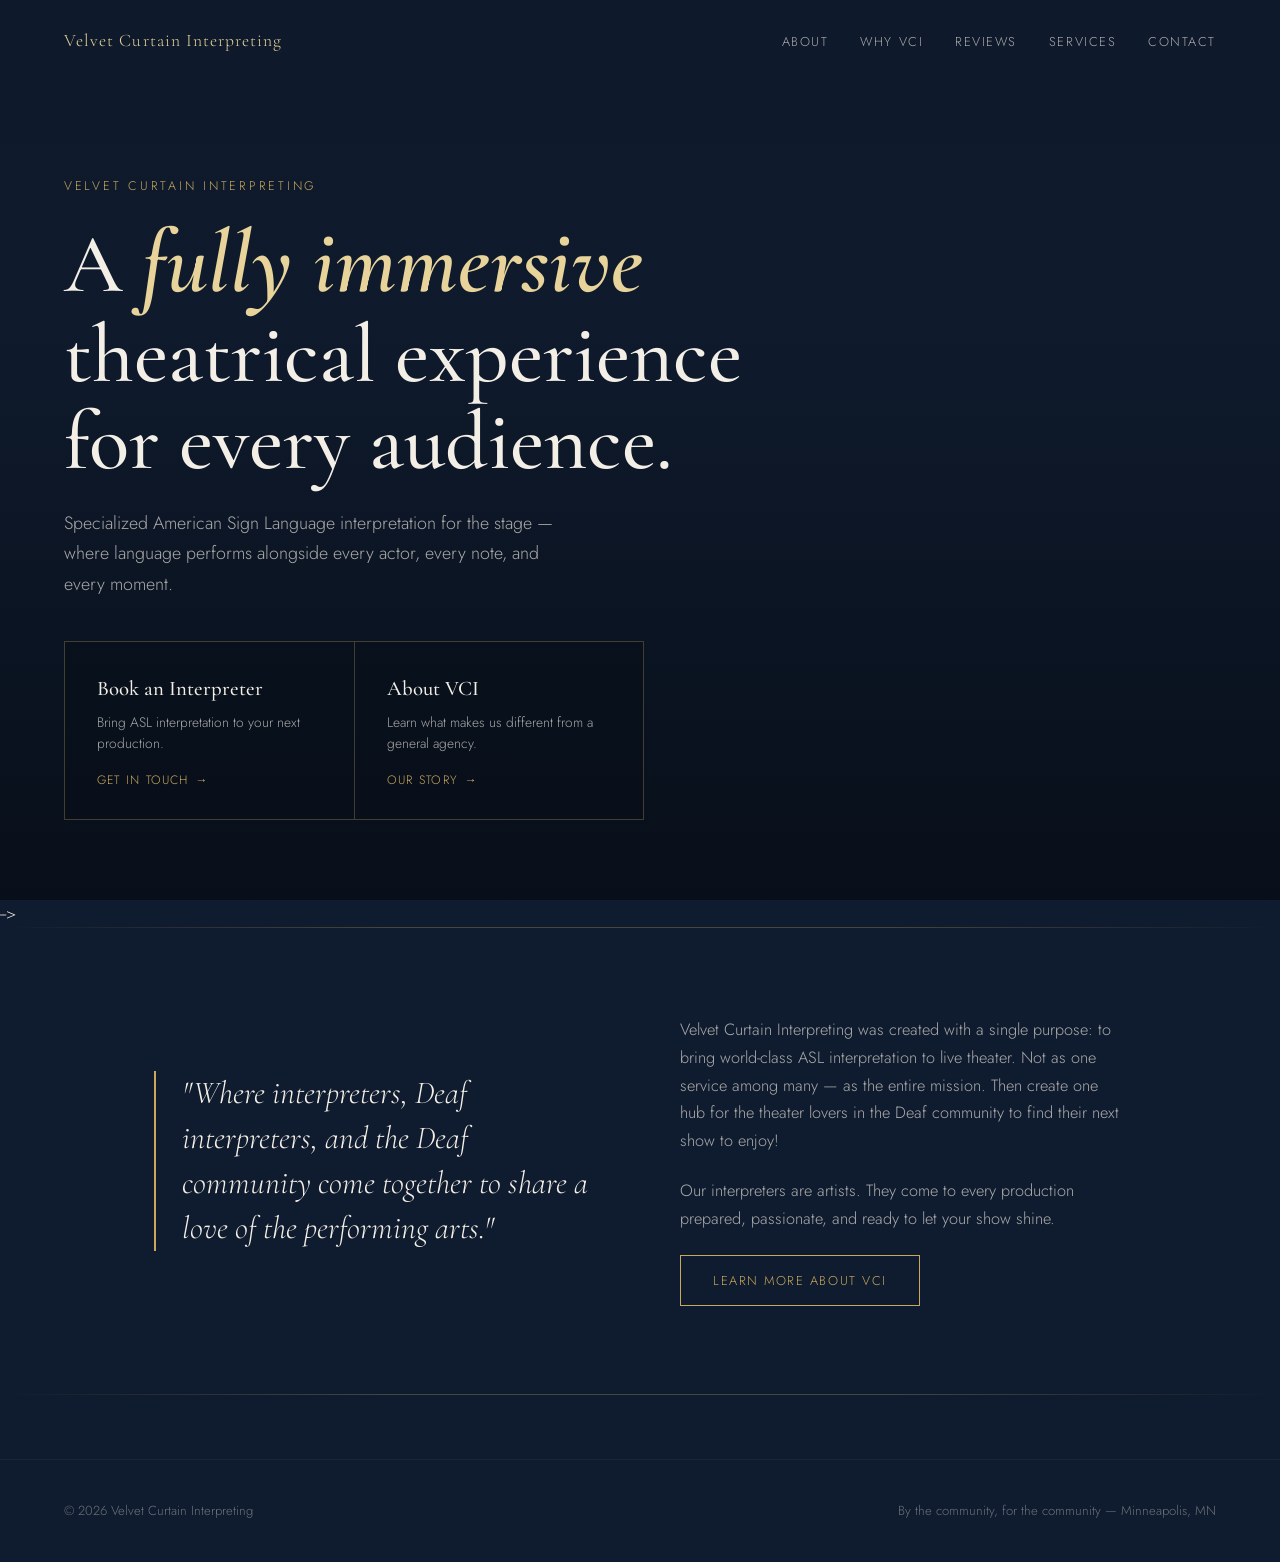
<file: index.html>
<!DOCTYPE html>
<html lang="en">
<head>
  <meta name="viewport" content="width=device-width, initial-scale=1.0">
<meta charset="UTF-8">
<meta name="viewport" content="width=device-width, initial-scale=1.0">
<title>Velvet Curtain Interpreting | ASL Theatrical Interpretation</title>
<meta name="description" content="Specialized ASL interpretation for theatrical productions. Velvet Curtain Interpreting brings artists, not generalists, to the stage.">
<link rel="stylesheet" href="style.css">
<style>
/* HOME ONLY STYLES */
.hero {
  min-height: 100svh;
  position: relative;
  display: flex;
  flex-direction: column;
  justify-content: flex-end;
  overflow: hidden;
}
.hero-bg {
  position: absolute; inset: 0;
  background-image: url('https://images.unsplash.com/photo-1507676184212-d03ab07a01bf?w=1800&q=80');
  background-size: cover;
  background-position: center 30%;
  filter: brightness(0.42);
  animation: slowZoom 18s ease-in-out infinite alternate;
}
@keyframes slowZoom {
  from { transform: scale(1.0); }
  to { transform: scale(1.06); }
}
.hero-overlay {
  position: absolute; inset: 0;
  background: linear-gradient(
    to bottom,
    rgba(8,15,26,0.15) 0%,
    rgba(8,15,26,0.05) 35%,
    rgba(8,15,26,0.6) 70%,
    rgba(8,15,26,1) 100%
  );
}
.hero-content {
  position: relative; z-index: 2;
  padding: 0 5vw 5rem;
  max-width: 860px;
}
.hero-eyebrow {
  font-size: 0.78rem;
  letter-spacing: 0.22em;
  text-transform: uppercase;
  color: var(--gold);
  margin-bottom: 1.2rem;
  display: block;
  opacity: 0;
  animation: fadeUp 1s ease 0.2s forwards;
}
.hero h1 {
  font-family: var(--display);
  font-weight: 500;
  font-size: clamp(2.8rem, 6.5vw, 5.4rem);
  line-height: 1.05;
  color: var(--cream);
  margin-bottom: 1.4rem;
  opacity: 0;
  animation: fadeUp 1s ease 0.4s forwards;
}
.hero h1 em {
  font-style: italic;
  font-weight: 600;
  color: var(--gold-soft);
  font-size: 1.08em;
}
.hero-sub {
  font-size: clamp(1rem, 1.4vw, 1.15rem);
  color: var(--cream-dim);
  max-width: 52ch;
  margin-bottom: 2.6rem;
  opacity: 0;
  animation: fadeUp 1s ease 0.6s forwards;
}
/* ACTION CARDS */
.action-cards {
  display: grid;
  grid-template-columns: 1fr 1fr;
  gap: 0;
  max-width: 580px;
  opacity: 0;
  animation: fadeUp 1s ease 0.8s forwards;
}
.action-card {
  padding: 1.8rem 2rem;
  border: 1px solid rgba(201,168,92,0.3);
  background: rgba(8,15,26,0.55);
  backdrop-filter: blur(6px);
  transition: background 0.3s, border-color 0.3s;
}
.action-card:first-child { border-right: none; }
.action-card:hover { background: rgba(201,168,92,0.1); border-color: var(--gold); }
.action-card h3 {
  font-family: var(--display);
  font-size: 1.3rem;
  font-weight: 500;
  color: var(--cream);
  margin-bottom: 0.4rem;
}
.action-card p {
  font-size: 0.86rem;
  color: var(--cream-dim);
  margin-bottom: 1rem;
  line-height: 1.5;
}
.card-link {
  font-size: 0.76rem;
  letter-spacing: 0.1em;
  text-transform: uppercase;
  color: var(--gold);
  display: flex; align-items: center; gap: 0.4rem;
  transition: gap 0.2s;
}
.action-card:hover .card-link { gap: 0.7rem; }
.card-link::after { content: '→'; }
@media (max-width: 540px) {
  .action-cards { grid-template-columns: 1fr; max-width: 100%; }
  .action-card:first-child { border-right: 1px solid rgba(201,168,92,0.3); border-bottom: none; }
}

@keyframes fadeUp {
  from { opacity: 0; transform: translateY(20px); }
  to { opacity: 1; transform: translateY(0); }
}

/* UPCOMING SHOWS */
.shows-strip {
  background: var(--navy-deep);
  padding: 4rem 5vw;
}
.shows-inner {
  max-width: 1100px;
  margin: 0 auto;
}
.shows-header {
  display: flex;
  justify-content: space-between;
  align-items: baseline;
  margin-bottom: 2rem;
  flex-wrap: wrap;
  gap: 1rem;
}
.shows-grid {
  display: grid;
  grid-template-columns: repeat(3, 1fr);
  gap: 1px;
  background: rgba(244,239,230,0.08);
}
.show-card {
  background: var(--navy-deep);
  padding: 1.8rem 1.6rem;
  transition: background 0.25s;
}
.show-card:hover { background: rgba(201,168,92,0.05); }
.show-date {
  font-size: 0.75rem;
  letter-spacing: 0.1em;
  text-transform: uppercase;
  color: var(--gold);
  margin-bottom: 0.5rem;
}
.show-title {
  font-family: var(--display);
  font-size: 1.25rem;
  font-weight: 500;
  color: var(--cream);
  margin-bottom: 0.3rem;
}
.show-venue {
  font-size: 0.88rem;
  color: var(--cream-dim);
}
.no-shows {
  grid-column: 1 / -1;
  padding: 2.5rem 0;
  color: var(--cream-dim);
  font-style: italic;
  font-family: var(--display);
  font-size: 1.1rem;
}
@media (max-width: 700px) {
  .shows-grid { grid-template-columns: 1fr; }
}

/* HOME INTRO STRIP */
.intro-strip {
  padding: 5.5rem 5vw;
  max-width: 1100px;
  margin: 0 auto;
  display: grid;
  grid-template-columns: 1fr 1fr;
  gap: 5rem;
  align-items: center;
}
.intro-strip blockquote {
  font-family: var(--display);
  font-style: italic;
  font-size: clamp(1.5rem, 2.6vw, 2rem);
  line-height: 1.4;
  color: var(--cream);
  border-left: 2px solid var(--gold);
  padding-left: 1.6rem;
}
.intro-strip p {
  color: var(--cream-dim);
  font-size: 1.02rem;
  margin-bottom: 1.4rem;
}
@media (max-width: 760px) {
  .intro-strip { grid-template-columns: 1fr; gap: 2rem; }
}
/* UNIFIED MOBILE FIX */
@media (max-width: 768px) {
  .hero {
    justify-content: flex-start;
    min-height: auto;
    padding-bottom: 3rem;
  }

  .over-hero {
    position: relative;
    flex-direction: column;
    gap: 1.2rem;
    padding: 2rem 1rem;
    text-align: center;
    background: rgba(8, 15, 26, 0.95);
    width: 100%;
    z-index: 10;
  }

  .hero-content {
    position: relative;
    padding: 4rem 5vw 1rem; /* Generous space to push the headline down */
    margin-top: 0;
  }

  .nav-links {
    flex-direction: column;
    gap: 1rem;
    padding: 0;
    width: 100%;
  }

  .nav-links li {
    width: 100%;
  }

  .nav-links a {
    display: block;
    padding: 0.6rem 0;
    font-size: 1.1rem;
    border-bottom: 1px solid rgba(244, 239, 230, 0.1);
  }
  
  .nav-links li:last-child a {
    border-bottom: none;
  }
}
</style>
</head>
<body>

<a href="#main" class="skip">Skip to main content</a>

<div class="hero">
  <div class="hero-bg"></div>
  <div class="hero-overlay"></div>
  <nav class="over-hero">
    <a href="index.html" class="nav-logo">Velvet Curtain Interpreting</a>
    <ul class="nav-links">
      <li><a href="about.html">About</a></li>
      <li><a href="why.html">Why VCI</a></li>
      <li><a href="reviews.html">Reviews</a></li>
      <li><a href="services.html">Services</a></li>
      <li><a href="contact.html">Contact</a></li>
    </ul>
  </nav>
  <main id="main">
    <div class="hero-content">
      <span class="hero-eyebrow">Velvet Curtain Interpreting</span>
      <h1>A <em>fully immersive</em><br>theatrical experience<br>for every audience.</h1>
      <p class="hero-sub">Specialized American Sign Language interpretation for the stage — where language performs alongside every actor, every note, and every moment.</p>
      <div class="action-cards">
        <a href="contact.html" class="action-card">
          <h3>Book an Interpreter</h3>
          <p>Bring ASL interpretation to your next production.</p>
          <span class="card-link">Get in touch</span>
        </a>
        <a href="about.html" class="action-card">
          <h3>About VCI</h3>
          <p>Learn what makes us different from a general agency.</p>
          <span class="card-link">Our story</span>
        </a>
      </div>
    </div>
  </main>
</div>

<!-- UPCOMING SHOWS -->
<!--<div class="shows-strip">
  <div class="shows-inner">
    <div class="shows-header">
      <div>
        <span class="eyebrow">On the Calendar</span>
        <h2>Upcoming Shows</h2>
      </div>
      <a href="services.html" class="btn">All Services</a>
    </div>
    <div class="shows-grid">
      <!-- ADD SHOWS HERE — copy a show-card block and fill in details -->
      <!-- Example:
      <div class="show-card">
        <p class="show-date">July 12, 2026</p>
        <p class="show-title">Anything Goes</p>
        <p class="show-venue">Minnewaska Showstoppers</p>
      </div>
      -->
     <!-- <p class="no-shows">More shows coming soon — check back for upcoming interpreted performances.</p> -->
    </div>
  </div>
</div> -->

<div class="gold-line"></div>

<!-- HOME INTRO -->
<div class="intro-strip">
  <blockquote>"Where interpreters, Deaf interpreters, and the Deaf community come together to share a love of the performing arts."</blockquote>
  <div>
    <p>Velvet Curtain Interpreting was created with a single purpose: to bring world-class ASL interpretation to live theater. Not as one service among many — as the entire mission. Then create one hub for the theater lovers in the Deaf community to find their next show to enjoy!</p>
    <p>Our interpreters are artists. They come to every production prepared, passionate, and ready to let your show shine.</p>
    <a href="about.html" class="btn">Learn More About VCI</a>
  </div>
</div>

<div class="gold-line"></div>

<footer>
  <span>&copy; 2026 Velvet Curtain Interpreting</span>
  <span>By the community, for the community &mdash; Minneapolis, MN</span>
</footer>

</body>
</html>
</file>
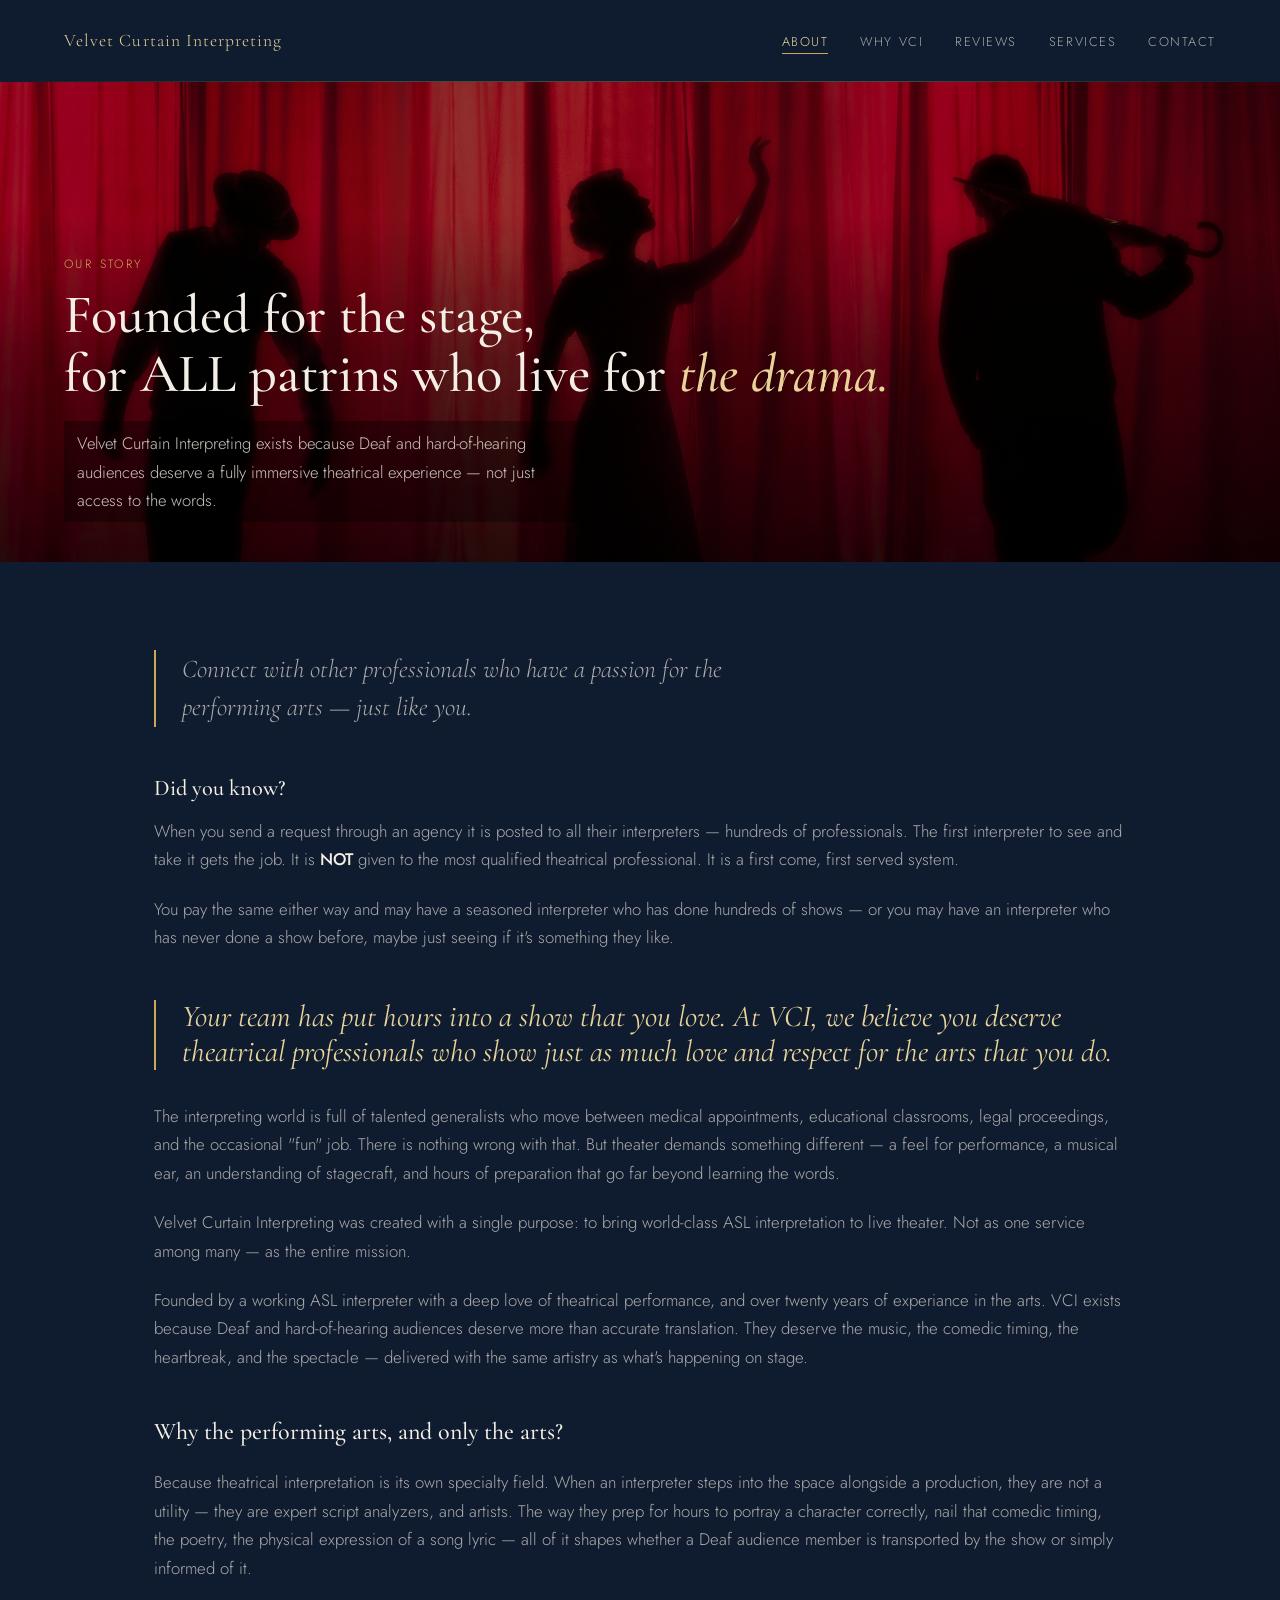
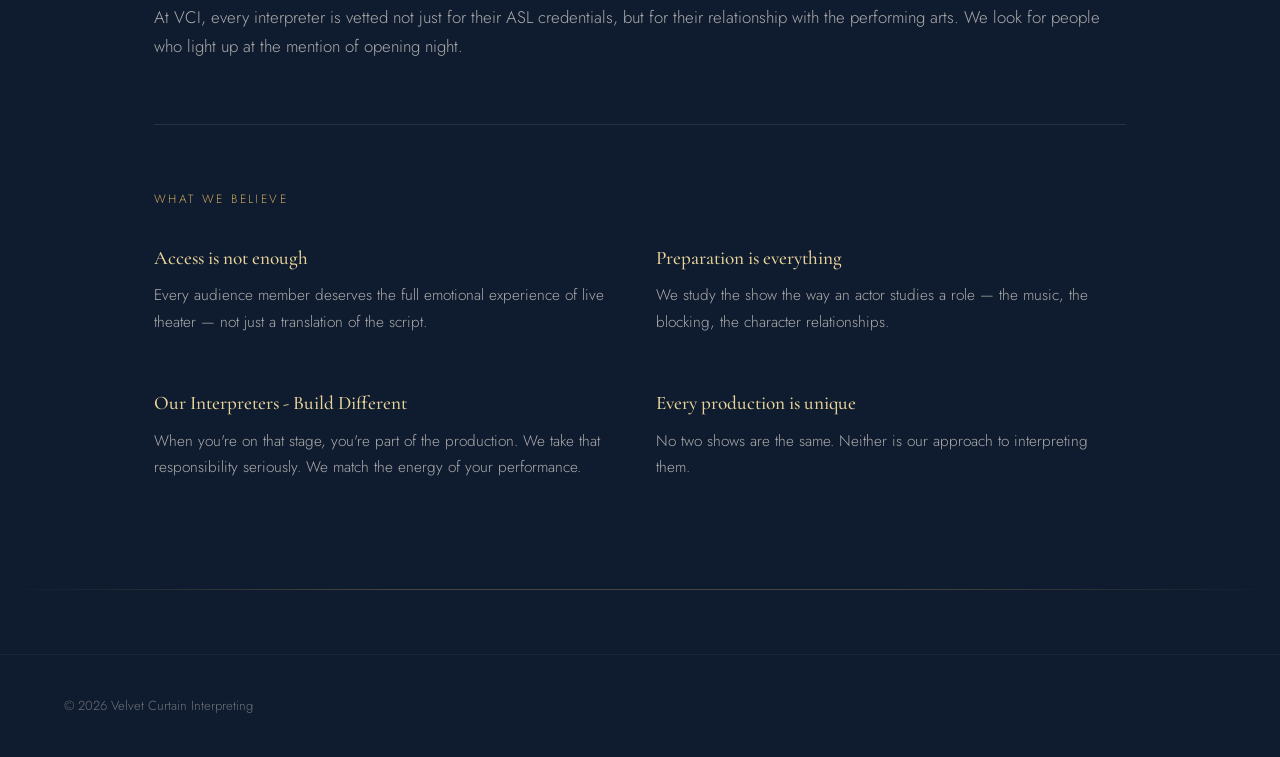
<file: about.html>
<!DOCTYPE html>
<html lang="en">
<head>
<meta charset="UTF-8">
<meta name="viewport" content="width=device-width, initial-scale=1.0">
<title>About | Velvet Curtain Interpreting</title>
<meta name="description" content="Learn about Velvet Curtain Interpreting — specialized ASL interpretation for theatrical productions.">
<link rel="stylesheet" href="style.css">
<style>
/* BANNER WITH TEXT OVERLAY */
.about-banner {
  width: 100%;
  height: 480px;
  position: relative;
  overflow: hidden;
}
.about-banner img {
  width: 100%;
  height: 100%;
  object-fit: cover;
  object-position: center;
  filter: brightness(0.6);
}
.about-banner-text {
  position: absolute;
  bottom: 0;
  left: 0;
  right: 0;
  padding: 2.5rem 5vw;
  background: linear-gradient(to top, rgba(0,0,0,0.75) 0%, rgba(0,0,0,0.4) 60%, transparent 100%);
}
.about-banner-text .eyebrow {
  display: block;
  font-size: 0.75rem;
  letter-spacing: 0.2em;
  text-transform: uppercase;
  color: var(--gold);
  margin-bottom: 0.7rem;
}
.about-banner-text h1 {
  font-family: var(--display);
  font-weight: 500;
  font-size: clamp(2rem, 4.5vw, 3.4rem);
  line-height: 1.1;
  color: var(--cream);
  margin-bottom: 1rem;
}
.about-banner-text h1 em {
  font-style: italic;
  color: var(--gold-soft);
}
.about-banner-text p {
  color: rgba(244,239,230,0.82);
  font-size: clamp(0.95rem, 1.3vw, 1.05rem);
  max-width: 52ch;
  background: rgba(0,0,0,0.35);
  display: inline-block;
  padding: 0.5rem 0.8rem;
  backdrop-filter: blur(2px);
}
@media (max-width: 640px) {
  .about-banner { height: 380px; }
}

/* REST OF PAGE */
.about-pull {
  font-family: var(--display);
  font-style: italic;
  font-size: clamp(1.2rem, 2vw, 1.6rem);
  line-height: 1.5;
  color: var(--cream-dim);
  border-left: 2px solid var(--gold);
  padding-left: 1.6rem;
  margin-bottom: 3rem;
  max-width: 58ch;
}
.about-body p {
  color: var(--cream-dim);
  font-size: 1.05rem;
  margin-bottom: 1.3rem;
}
.about-body p strong { color: var(--cream); font-weight: 500; }
.about-body h2 {
  font-family: var(--display);
  font-size: clamp(1.1rem, 2vw, 1.4rem);
  font-weight: 500;
  color: var(--cream);
  margin: 2.5rem 0 1rem;
}
.about-body h2.statement {
  font-size: clamp(1.4rem, 2.4vw, 1.9rem);
  font-style: italic;
  color: var(--gold-soft);
  border-left: 2px solid var(--gold);
  padding-left: 1.6rem;
  margin: 3rem 0 2rem;
  font-weight: 400;
}
.about-body h3 {
  font-family: var(--display);
  font-size: 1.5rem;
  font-weight: 500;
  color: var(--cream);
  margin: 2.5rem 0 1rem;
}
.values {
  margin-top: 4rem;
  padding-top: 4rem;
  border-top: 1px solid rgba(244,239,230,0.1);
}
.values-grid {
  display: grid;
  grid-template-columns: repeat(2, 1fr);
  gap: 2rem;
  margin-top: 2rem;
}
@media (max-width: 640px) { .values-grid { grid-template-columns: 1fr; } }
.value-item h4 {
  font-family: var(--display);
  font-size: 1.2rem;
  font-weight: 500;
  color: var(--gold-soft);
  margin-bottom: 0.5rem;
}
.value-item p { color: var(--cream-dim); font-size: 0.96rem; }
</style>
</head>
<body>

<a href="#main" class="skip">Skip to main content</a>

<nav>
  <a href="index.html" class="nav-logo">Velvet Curtain Interpreting</a>
  <ul class="nav-links">
    <li><a href="about.html" class="active">About</a></li>
    <li><a href="why.html">Why VCI</a></li>
    <li><a href="reviews.html">Reviews</a></li>
    <li><a href="services.html">Services</a></li>
    <li><a href="contact.html">Contact</a></li>
  </ul>
</nav>

<div class="gold-line"></div>

<main id="main">

  <!-- BANNER WITH TEXT OVERLAID -->
  <div class="about-banner">
    <img src="about-stage.jpg" alt="ASL interpreter performing on stage">
    <div class="about-banner-text">
      <span class="eyebrow">Our Story</span>
      <h1>Founded for the stage,<br>for ALL patrins who live for <em>the drama.</em></h1>
      <p>Velvet Curtain Interpreting exists because Deaf and hard-of-hearing audiences deserve a fully immersive theatrical experience — not just access to the words.</p>
    </div>
  </div>

  <div class="section">

    <p class="about-pull">Connect with other professionals who have a passion for the performing arts — just like you.</p>

    <div class="about-body">

      <h2>Did you know?</h2>
      <p>When you send a request through an agency it is posted to all their interpreters — hundreds of professionals. The first interpreter to see and take it gets the job. It is <strong>NOT</strong> given to the most qualified theatrical professional. It is a first come, first served system.</p>
      <p>You pay the same either way and may have a seasoned interpreter who has done hundreds of shows — or you may have an interpreter who has never done a show before, maybe just seeing if it's something they like.</p>

      <h2 class="statement">Your team has put hours into a show that you love. At VCI, we believe you deserve theatrical professionals who show just as much love and respect for the arts that you do.</h2>

      <p>The interpreting world is full of talented generalists who move between medical appointments, educational classrooms, legal proceedings, and the occasional "fun" job. There is nothing wrong with that. But theater demands something different — a feel for performance, a musical ear, an understanding of stagecraft, and hours of preparation that go far beyond learning the words.</p>

      <p>Velvet Curtain Interpreting was created with a single purpose: to bring world-class ASL interpretation to live theater. Not as one service among many — as the entire mission.</p>

      <p>Founded by a working ASL interpreter with a deep love of theatrical performance, and over twenty years of experiance in the arts. VCI exists because Deaf and hard-of-hearing audiences deserve more than accurate translation. They deserve the music, the comedic timing, the heartbreak, and the spectacle — delivered with the same artistry as what's happening on stage.</p>

      <h3>Why the performing arts, and only the arts?</h3>
      <p>Because theatrical interpretation is its own specialty field. When an interpreter steps into the space alongside a production, they are not a utility — they are expert script analyzers, and artists. The way they prep for hours to portray a character correctly, nail that comedic timing, the poetry, the physical expression of a song lyric — all of it shapes whether a Deaf audience member is transported by the show or simply informed of it.</p>
      <p>At VCI, every interpreter is vetted not just for their ASL credentials, but for their relationship with the performing arts. We look for people who light up at the mention of opening night.</p>

      <div class="values">
        <span class="eyebrow">What We Believe</span>
        <div class="values-grid">
          <div class="value-item">
            <h4>Access is not enough</h4>
            <p>Every audience member deserves the full emotional experience of live theater — not just a translation of the script.</p>
          </div>
          <div class="value-item">
            <h4>Preparation is everything</h4>
            <p>We study the show the way an actor studies a role — the music, the blocking, the character relationships.</p>
          </div>
          <div class="value-item">
            <h4>Our Interpreters - Build Different</h4>
            <p>When you're on that stage, you're part of the production. We take that responsibility seriously. We match the energy of your performance.</p>
          </div>
          <div class="value-item">
            <h4>Every production is unique</h4>
            <p>No two shows are the same. Neither is our approach to interpreting them.</p>
          </div>
        </div>
      </div>

    </div>
  </div>
</main>

<div class="gold-line"></div>

<footer>
  <span>&copy; 2026 Velvet Curtain Interpreting</span>
</footer>

</body>
</html>
</file>
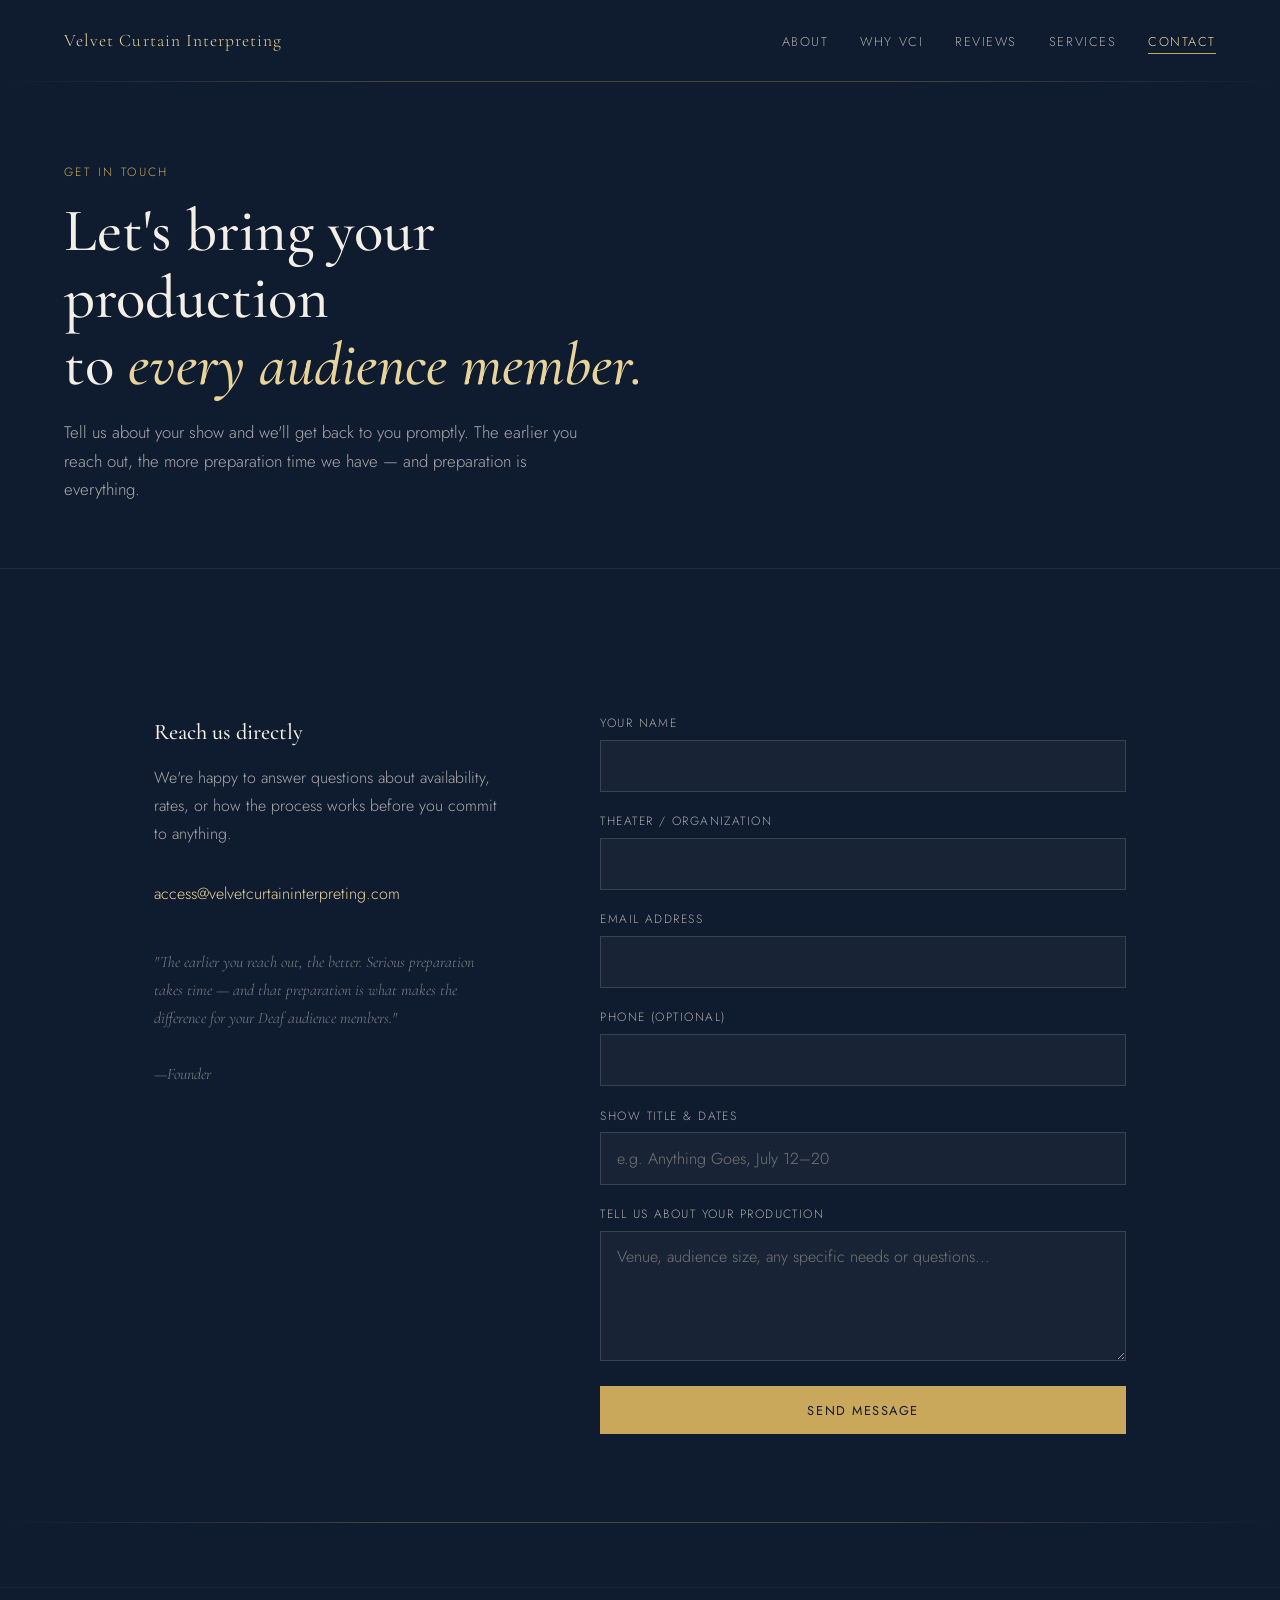
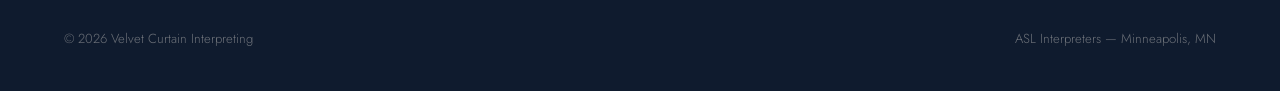
<file: contact.html>
<!DOCTYPE html>
<html lang="en">
<head>
<meta charset="UTF-8">
<meta name="viewport" content="width=device-width, initial-scale=1.0">
<title>Contact | Velvet Curtain Interpreting</title>
<meta name="description" content="Book an ASL interpreter for your theatrical production. Contact Velvet Curtain Interpreting today.">
<link rel="stylesheet" href="style.css">
<style>
.contact-grid {
  margin-top: 3.5rem;
  display: grid;
  grid-template-columns: 1fr 1.5fr;
  gap: 6rem;
  align-items: start;
}
@media (max-width: 760px) { .contact-grid { grid-template-columns: 1fr; gap: 3rem; } }
.contact-left h3 {
  font-family: var(--display);
  font-size: 1.4rem;
  font-weight: 500;
  color: var(--cream);
  margin-bottom: 0.8rem;
}
.contact-left p {
  color: var(--cream-dim);
  font-size: 1rem;
  margin-bottom: 2rem;
  line-height: 1.75;
}
.contact-links { display: flex; flex-direction: column; gap: 0.9rem; margin-bottom: 2.5rem; }
.contact-links a {
  color: var(--gold-soft);
  font-size: 1rem;
  border-bottom: 1px solid transparent;
  width: fit-content;
  transition: border-color 0.2s;
}
.contact-links a:hover { border-color: var(--gold-soft); }
.contact-note {
  font-size: 0.85rem;
  color: var(--cream-dim);
  opacity: 0.7;
  line-height: 1.6;
  font-style: italic;
  font-family: var(--display);
}
</style>
</head>
<body>

<a href="#main" class="skip">Skip to main content</a>

<nav>
  <a href="index.html" class="nav-logo">Velvet Curtain Interpreting</a>
  <ul class="nav-links">
    <li><a href="about.html">About</a></li>
    <li><a href="why.html">Why VCI</a></li>
    <li><a href="reviews.html">Reviews</a></li>
    <li><a href="services.html">Services</a></li>
    <li><a href="contact.html" class="active">Contact</a></li>
  </ul>
</nav>

<div class="gold-line"></div>

<main id="main">
  <div class="page-hero">
    <span class="eyebrow">Get In Touch</span>
    <h1>Let's bring your production<br>to <em>every audience member.</em></h1>
    <p>Tell us about your show and we'll get back to you promptly. The earlier you reach out, the more preparation time we have — and preparation is everything.</p>
  </div>

  <div class="section">
    <div class="contact-grid">
      <div class="contact-left">
        <h3>Reach us directly</h3>
        <p>We're happy to answer questions about availability, rates, or how the process works before you commit to anything.</p>
        <div class="contact-links">
          <a href="mailto:access@velvetcurtaininterpreting.com">access@velvetcurtaininterpreting.com</a>
        </div>
        <p class="contact-note">"The earlier you reach out, the better. Serious preparation takes time — and that preparation is what makes the difference for your Deaf audience members."<br><br>—Founder</p>
      </div>

      <form action="https://formsubmit.co/access@velvetcurtaininterpreting.com" method="POST">
        <input type="hidden" name="_subject" value="New inquiry — velvetcurtaininterpreting.com">
        <input type="hidden" name="_captcha" value="false">
        <input type="hidden" name="_next" value="https://velvetcurtaininterpreting.com/thanks.html">
        <div class="field">
          <label for="name">Your Name</label>
          <input type="text" id="name" name="name" required>
        </div>
        <div class="field">
          <label for="org">Theater / Organization</label>
          <input type="text" id="org" name="organization">
        </div>
        <div class="field">
          <label for="email">Email Address</label>
          <input type="email" id="email" name="email" required>
        </div>
        <div class="field">
          <label for="phone">Phone (optional)</label>
          <input type="tel" id="phone" name="phone">
        </div>
        <div class="field">
          <label for="show">Show Title &amp; Dates</label>
          <input type="text" id="show" name="show_details" placeholder="e.g. Anything Goes, July 12–20">
        </div>
        <div class="field">
          <label for="message">Tell us about your production</label>
          <textarea id="message" name="message" required placeholder="Venue, audience size, any specific needs or questions..."></textarea>
        </div>
        <button type="submit" class="btn btn-filled" style="margin-top: 0.4rem;">Send Message</button>
      </form>
    </div>
  </div>
</main>

<div class="gold-line"></div>

<footer>
  <span>&copy; 2026 Velvet Curtain Interpreting</span>
  <span>ASL Interpreters &mdash; Minneapolis, MN</span>
</footer>

</body>
</html>
</file>
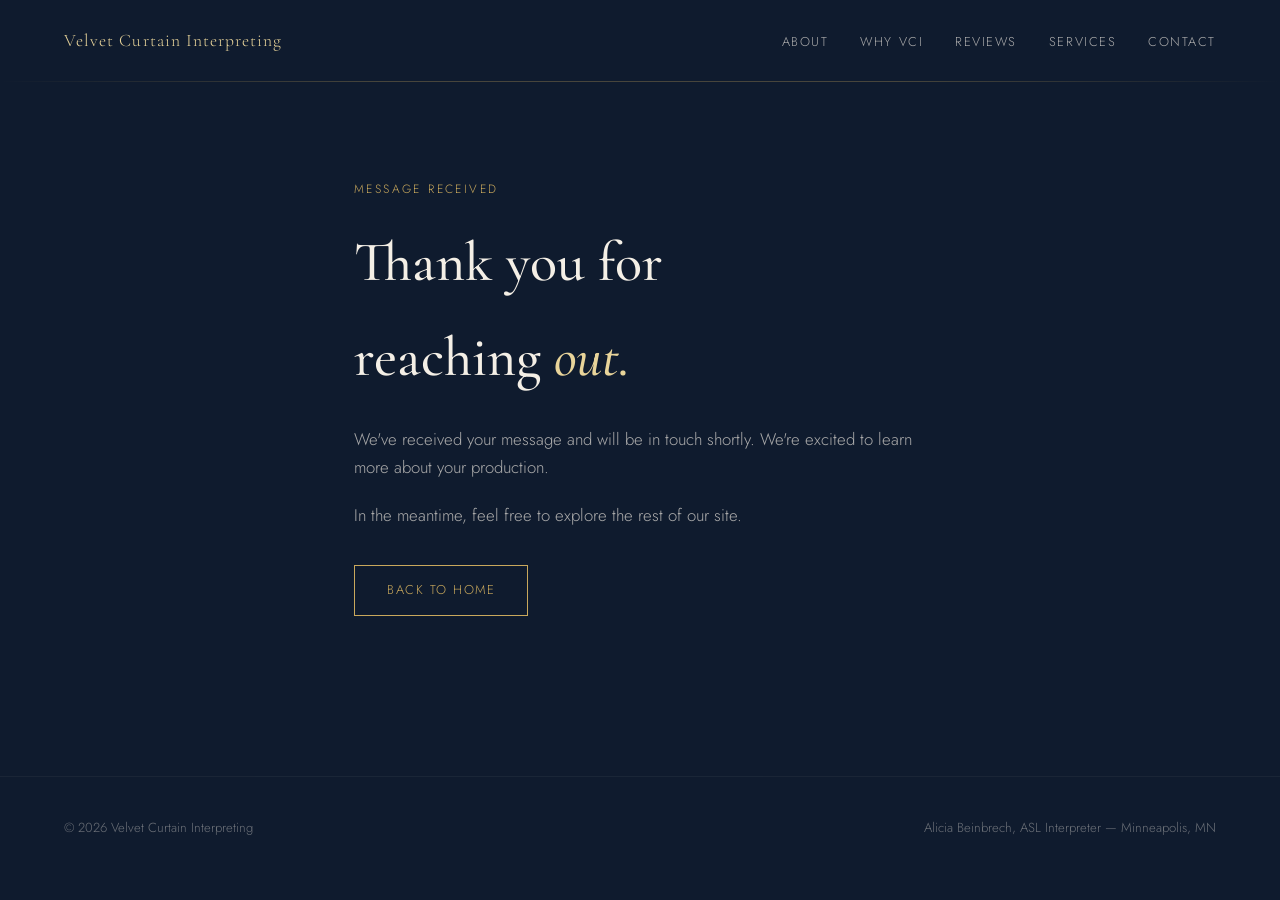
<file: thanks.html>
<!DOCTYPE html>
<html lang="en">
<head>
<meta charset="UTF-8">
<meta name="viewport" content="width=device-width, initial-scale=1.0">
<title>Thank You | Velvet Curtain Interpreting</title>
<link rel="stylesheet" href="style.css">
<style>
.thanks {
  min-height: 70vh;
  display: flex;
  flex-direction: column;
  justify-content: center;
  align-items: flex-start;
  padding: 6rem 5vw;
  max-width: 700px;
  margin: 0 auto;
}
.thanks h1 {
  font-family: var(--display);
  font-size: clamp(2.2rem, 5vw, 3.5rem);
  font-weight: 500;
  color: var(--cream);
  margin-bottom: 1.2rem;
}
.thanks h1 em { font-style: italic; color: var(--gold-soft); }
.thanks p { color: var(--cream-dim); font-size: 1.05rem; margin-bottom: 1.2rem; }
</style>
</head>
<body>

<nav>
  <a href="index.html" class="nav-logo">Velvet Curtain Interpreting</a>
  <ul class="nav-links">
    <li><a href="about.html">About</a></li>
    <li><a href="why.html">Why VCI</a></li>
    <li><a href="reviews.html">Reviews</a></li>
    <li><a href="services.html">Services</a></li>
    <li><a href="contact.html">Contact</a></li>
  </ul>
</nav>

<div class="gold-line"></div>

<div class="thanks">
  <span class="eyebrow">Message Received</span>
  <h1>Thank you for<br>reaching <em>out.</em></h1>
  <p>We've received your message and will be in touch shortly. We're excited to learn more about your production.</p>
  <p>In the meantime, feel free to explore the rest of our site.</p>
  <a href="index.html" class="btn" style="margin-top: 1rem;">Back to Home</a>
</div>

<footer>
  <span>&copy; 2026 Velvet Curtain Interpreting</span>
  <span>Alicia Beinbrech, ASL Interpreter &mdash; Minneapolis, MN</span>
</footer>

</body>
</html>
</file>
<file: style.css>
@import url('https://fonts.googleapis.com/css2?family=Cormorant+Garamond:ital,wght@0,400;0,500;0,600;1,400;1,500&family=Jost:wght@300;400;500&display=swap');

* { margin: 0; padding: 0; box-sizing: border-box; }
html { scroll-behavior: smooth; }

:root {
  --gold: #C9A85C;
  --gold-soft: #E8D49A;
  --cream: #F4EFE6;
  --cream-dim: rgba(244,239,230,0.68);
  --navy: #0F1B2E;
  --navy-deep: #080f1a;
  --garnet: #7A1F2B;
  --display: 'Cormorant Garamond', serif;
  --body: 'Jost', sans-serif;
}

body {
  background: var(--navy);
  color: var(--cream);
  font-family: var(--body);
  font-weight: 300;
  line-height: 1.7;
  overflow-x: hidden;
}

a { color: inherit; text-decoration: none; }
img { display: block; max-width: 100%; }

/* SKIP LINK */
.skip {
  position: absolute; left: -9999px; top: 1rem;
  background: var(--gold); color: var(--navy);
  padding: 8px 16px; font-weight: 500;
  font-family: var(--body);
}
.skip:focus { left: 1rem; }

/* NAV — static, top only */
nav {
  width: 100%;
  display: flex;
  justify-content: space-between;
  align-items: center;
  padding: 1.6rem 5vw;
  background: transparent;
  position: relative;
  z-index: 10;
}
nav.over-hero {
  position: absolute;
  top: 0; left: 0; right: 0;
}
.nav-logo {
  font-family: var(--display);
  font-size: 1.1rem;
  letter-spacing: 0.06em;
  color: var(--gold-soft);
}
.nav-links {
  display: flex;
  gap: 2rem;
  list-style: none;
}
.nav-links a {
  font-size: 0.8rem;
  letter-spacing: 0.12em;
  text-transform: uppercase;
  color: var(--cream-dim);
  transition: color 0.2s;
  padding-bottom: 2px;
  border-bottom: 1px solid transparent;
}
.nav-links a:hover,
.nav-links a.active { color: var(--gold-soft); border-bottom-color: var(--gold); }
@media (max-width: 640px) {
  nav { flex-direction: column; gap: 1rem; align-items: flex-start; }
  .nav-links { gap: 1rem; flex-wrap: wrap; }
  .nav-links a { font-size: 0.72rem; }
}

/* GOLD LINE */
.gold-line {
  width: 100%;
  height: 1px;
  background: linear-gradient(90deg, transparent, var(--gold) 30%, var(--gold) 70%, transparent);
  opacity: 0.3;
}

/* PAGE HERO (inner pages) */
.page-hero {
  padding: 5rem 5vw 4rem;
  border-bottom: 1px solid rgba(244,239,230,0.08);
}
.page-hero .eyebrow {
  display: block;
  font-size: 0.75rem;
  letter-spacing: 0.2em;
  text-transform: uppercase;
  color: var(--gold);
  margin-bottom: 1rem;
}
.page-hero h1 {
  font-family: var(--display);
  font-weight: 500;
  font-size: clamp(2.4rem, 5vw, 3.8rem);
  line-height: 1.1;
  color: var(--cream);
  max-width: 22ch;
}
.page-hero h1 em { font-style: italic; color: var(--gold-soft); }
.page-hero p {
  margin-top: 1.2rem;
  color: var(--cream-dim);
  font-size: 1.05rem;
  max-width: 52ch;
}

/* SECTION */
.section {
  padding: 5.5rem 5vw;
  max-width: 1100px;
  margin: 0 auto;
}

/* TYPOGRAPHY */
.eyebrow {
  display: block;
  font-size: 0.75rem;
  letter-spacing: 0.2em;
  text-transform: uppercase;
  color: var(--gold);
  margin-bottom: 1rem;
}
h2 {
  font-family: var(--display);
  font-weight: 500;
  font-size: clamp(1.8rem, 3vw, 2.6rem);
  line-height: 1.15;
  color: var(--cream);
}
h2 em { font-style: italic; color: var(--gold-soft); }

/* FOOTER */
footer {
  padding: 2.5rem 5vw;
  border-top: 1px solid rgba(244,239,230,0.08);
  display: flex;
  justify-content: space-between;
  align-items: center;
  flex-wrap: wrap;
  gap: 1rem;
  font-size: 0.82rem;
  color: var(--cream-dim);
  opacity: 0.6;
  margin-top: 4rem;
}

/* BUTTONS */
.btn {
  display: inline-block;
  padding: 0.85rem 2rem;
  font-family: var(--body);
  font-size: 0.8rem;
  letter-spacing: 0.12em;
  text-transform: uppercase;
  cursor: pointer;
  transition: background 0.25s, color 0.25s, border-color 0.25s;
  border: 1px solid var(--gold);
  color: var(--gold);
  background: transparent;
}
.btn:hover { background: var(--gold); color: var(--navy); }
.btn-filled { background: var(--gold); color: var(--navy); }
.btn-filled:hover { background: var(--gold-soft); }

/* FORM */
form { display: flex; flex-direction: column; gap: 1.2rem; }
.field { display: flex; flex-direction: column; gap: 0.4rem; }
label {
  font-size: 0.75rem;
  letter-spacing: 0.12em;
  text-transform: uppercase;
  color: var(--cream-dim);
}
input, textarea {
  background: rgba(244,239,230,0.04);
  border: 1px solid rgba(244,239,230,0.15);
  color: var(--cream);
  padding: 0.85rem 1rem;
  font-family: var(--body);
  font-weight: 300;
  font-size: 1rem;
  transition: border-color 0.2s;
}
input:focus, textarea:focus { outline: none; border-color: var(--gold); }
textarea { resize: vertical; min-height: 130px; }
</file>
